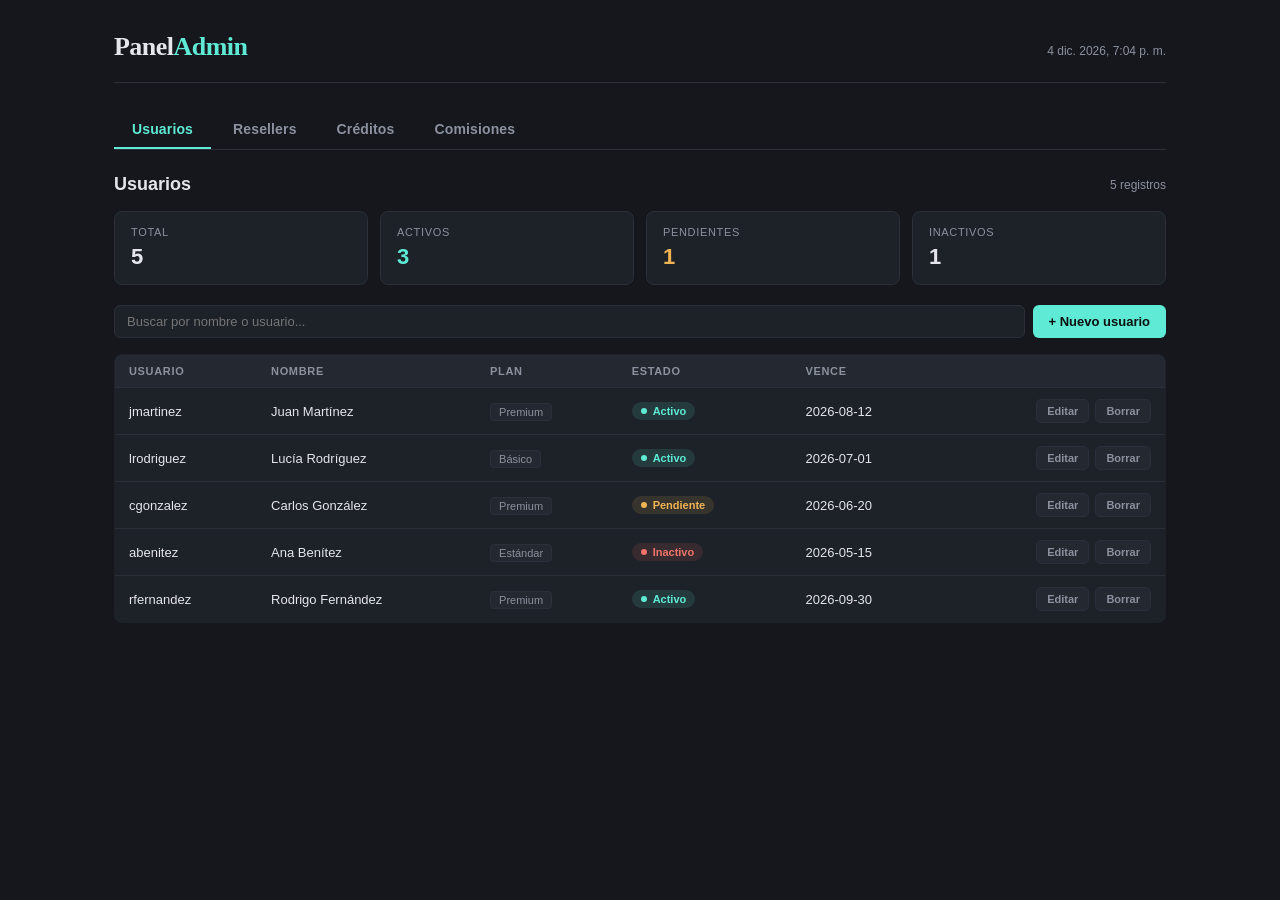
<file: panel one.html>
<!DOCTYPE html>
<html lang="es">
<head>
<meta charset="UTF-8">
<meta name="viewport" content="width=device-width, initial-scale=1.0">
<title>Panel Admin</title>
<style>
  :root {
    --bg: #15171c;
    --surface: #1d2128;
    --surface-2: #242830;
    --border: #2a2f3a;
    --text: #e4e6eb;
    --muted: #8b919e;
    --accent: #5eead4;
    --accent-dim: #2dd4bf;
    --warning: #f0b454;
    --danger: #f0746a;
  }

  * { box-sizing: border-box; margin: 0; padding: 0; }

  body {
    background: var(--bg);
    color: var(--text);
    font-family: -apple-system, BlinkMacSystemFont, "Segoe UI", Roboto, sans-serif;
    min-height: 100vh;
  }

  .app { max-width: 1100px; margin: 0 auto; padding: 32px 24px 80px; }

  header.top {
    display: flex;
    align-items: baseline;
    justify-content: space-between;
    margin-bottom: 28px;
    padding-bottom: 20px;
    border-bottom: 1px solid var(--border);
  }

  .brand {
    font-family: Georgia, "Times New Roman", serif;
    font-size: 26px;
    font-weight: 700;
    letter-spacing: -0.02em;
  }

  .brand span { color: var(--accent); }

  .timestamp {
    font-size: 12px;
    color: var(--muted);
    font-variant-numeric: tabular-nums;
  }

  nav.tabs {
    display: flex;
    gap: 4px;
    margin-bottom: 24px;
    border-bottom: 1px solid var(--border);
  }

  nav.tabs button {
    background: none;
    border: none;
    color: var(--muted);
    font-size: 14px;
    font-weight: 600;
    padding: 10px 18px;
    cursor: pointer;
    border-bottom: 2px solid transparent;
    transition: color 0.15s, border-color 0.15s;
    letter-spacing: 0.01em;
  }

  nav.tabs button:hover { color: var(--text); }

  nav.tabs button.active {
    color: var(--accent);
    border-bottom-color: var(--accent);
  }

  .panel { display: none; }
  .panel.active { display: block; animation: fadeIn 0.2s ease; }

  @keyframes fadeIn {
    from { opacity: 0; transform: translateY(4px); }
    to { opacity: 1; transform: translateY(0); }
  }

  .panel-header {
    display: flex;
    align-items: center;
    justify-content: space-between;
    margin-bottom: 16px;
  }

  .panel-header h2 {
    font-size: 18px;
    font-weight: 700;
  }

  .panel-header .meta {
    font-size: 12px;
    color: var(--muted);
    font-variant-numeric: tabular-nums;
  }

  .toolbar {
    display: flex;
    gap: 8px;
    margin-bottom: 16px;
  }

  .toolbar input[type="text"] {
    background: var(--surface);
    border: 1px solid var(--border);
    border-radius: 6px;
    color: var(--text);
    padding: 8px 12px;
    font-size: 13px;
    flex: 1;
    outline: none;
  }

  .toolbar input[type="text"]:focus {
    border-color: var(--accent-dim);
  }

  .toolbar button.add {
    background: var(--accent);
    color: #0b1110;
    border: none;
    border-radius: 6px;
    padding: 8px 16px;
    font-size: 13px;
    font-weight: 700;
    cursor: pointer;
    white-space: nowrap;
  }

  .toolbar button.add:hover { background: var(--accent-dim); }

  table {
    width: 100%;
    border-collapse: collapse;
    background: var(--surface);
    border: 1px solid var(--border);
    border-radius: 8px;
    overflow: hidden;
    font-size: 13px;
  }

  thead th {
    background: var(--surface-2);
    color: var(--muted);
    text-align: left;
    font-weight: 600;
    font-size: 11px;
    text-transform: uppercase;
    letter-spacing: 0.06em;
    padding: 10px 14px;
    border-bottom: 1px solid var(--border);
  }

  thead th.num { text-align: right; }

  tbody td {
    padding: 11px 14px;
    border-bottom: 1px solid var(--border);
    vertical-align: middle;
  }

  tbody tr:last-child td { border-bottom: none; }

  tbody tr:hover { background: rgba(255,255,255,0.02); }

  td.num {
    text-align: right;
    font-variant-numeric: tabular-nums;
    font-weight: 600;
  }

  .status-pill {
    display: inline-flex;
    align-items: center;
    gap: 6px;
    font-size: 11px;
    font-weight: 600;
    padding: 3px 9px;
    border-radius: 999px;
  }

  .status-pill.active { background: rgba(94,234,212,0.12); color: var(--accent); }
  .status-pill.inactive { background: rgba(240,116,106,0.12); color: var(--danger); }
  .status-pill.pending { background: rgba(240,180,84,0.12); color: var(--warning); }

  .status-pill .dot {
    width: 6px; height: 6px; border-radius: 50%;
    background: currentColor;
  }

  .role-tag {
    font-size: 11px;
    color: var(--muted);
    background: var(--surface-2);
    border: 1px solid var(--border);
    padding: 2px 8px;
    border-radius: 4px;
  }

  /* sparkline bar for credits/commissions */
  .bar-wrap {
    display: flex;
    align-items: center;
    gap: 8px;
    justify-content: flex-end;
  }

  .bar-track {
    width: 70px;
    height: 6px;
    background: var(--surface-2);
    border-radius: 3px;
    overflow: hidden;
  }

  .bar-fill {
    height: 100%;
    background: var(--accent);
    border-radius: 3px;
  }

  .bar-fill.warning { background: var(--warning); }
  .bar-fill.danger { background: var(--danger); }

  .actions { display: flex; gap: 6px; justify-content: flex-end; }

  .actions button {
    background: var(--surface-2);
    border: 1px solid var(--border);
    color: var(--muted);
    font-size: 11px;
    font-weight: 600;
    padding: 5px 10px;
    border-radius: 5px;
    cursor: pointer;
    transition: color 0.15s, border-color 0.15s;
  }

  .actions button:hover { color: var(--text); border-color: var(--accent-dim); }
  .actions button.danger:hover { color: var(--danger); border-color: var(--danger); }

  .empty {
    padding: 40px 20px;
    text-align: center;
    color: var(--muted);
    font-size: 13px;
  }

  .stat-row {
    display: grid;
    grid-template-columns: repeat(4, 1fr);
    gap: 12px;
    margin-bottom: 20px;
  }

  .stat-card {
    background: var(--surface);
    border: 1px solid var(--border);
    border-radius: 8px;
    padding: 14px 16px;
  }

  .stat-card .label {
    font-size: 11px;
    color: var(--muted);
    text-transform: uppercase;
    letter-spacing: 0.06em;
    margin-bottom: 6px;
  }

  .stat-card .value {
    font-size: 22px;
    font-weight: 700;
    font-variant-numeric: tabular-nums;
  }

  .stat-card .value.accent { color: var(--accent); }
  .stat-card .value.warning { color: var(--warning); }

  @media (max-width: 720px) {
    .stat-row { grid-template-columns: repeat(2, 1fr); }
    table, thead, tbody, th, td, tr { font-size: 12px; }
    th, td { padding: 8px 8px; }
    .bar-track { width: 40px; }
    nav.tabs { overflow-x: auto; white-space: nowrap; }
  }
</style>
</head>
<body>
<div class="app">

  <header class="top">
    <div class="brand">Panel<span>Admin</span></div>
    <div class="timestamp" id="clock"></div>
  </header>

  <nav class="tabs">
    <button class="tab-btn active" data-tab="users">Usuarios</button>
    <button class="tab-btn" data-tab="resellers">Resellers</button>
    <button class="tab-btn" data-tab="credits">Créditos</button>
    <button class="tab-btn" data-tab="commissions">Comisiones</button>
  </nav>

  <!-- USERS -->
  <section class="panel active" id="panel-users">
    <div class="panel-header">
      <h2>Usuarios</h2>
      <div class="meta" id="users-count"></div>
    </div>
    <div class="stat-row" id="users-stats"></div>
    <div class="toolbar">
      <input type="text" id="users-search" placeholder="Buscar por nombre o usuario...">
      <button class="add" data-target="users">+ Nuevo usuario</button>
    </div>
    <table>
      <thead>
        <tr>
          <th>Usuario</th>
          <th>Nombre</th>
          <th>Plan</th>
          <th>Estado</th>
          <th>Vence</th>
          <th class="num"></th>
        </tr>
      </thead>
      <tbody id="users-body"></tbody>
    </table>
  </section>

  <!-- RESELLERS -->
  <section class="panel" id="panel-resellers">
    <div class="panel-header">
      <h2>Resellers</h2>
      <div class="meta" id="resellers-count"></div>
    </div>
    <div class="toolbar">
      <input type="text" id="resellers-search" placeholder="Buscar reseller...">
      <button class="add" data-target="resellers">+ Nuevo reseller</button>
    </div>
    <table>
      <thead>
        <tr>
          <th>Reseller</th>
          <th>Nivel</th>
          <th class="num">Clientes</th>
          <th class="num">Saldo</th>
          <th>Estado</th>
          <th class="num"></th>
        </tr>
      </thead>
      <tbody id="resellers-body"></tbody>
    </table>
  </section>

  <!-- CREDITS -->
  <section class="panel" id="panel-credits">
    <div class="panel-header">
      <h2>Créditos</h2>
      <div class="meta" id="credits-count"></div>
    </div>
    <div class="stat-row" id="credits-stats"></div>
    <div class="toolbar">
      <input type="text" id="credits-search" placeholder="Buscar por cuenta...">
      <button class="add" data-target="credits">+ Asignar créditos</button>
    </div>
    <table>
      <thead>
        <tr>
          <th>Cuenta</th>
          <th>Tipo</th>
          <th class="num">Saldo</th>
          <th class="num">Uso</th>
          <th class="num"></th>
        </tr>
      </thead>
      <tbody id="credits-body"></tbody>
    </table>
  </section>

  <!-- COMMISSIONS -->
  <section class="panel" id="panel-commissions">
    <div class="panel-header">
      <h2>Comisiones</h2>
      <div class="meta" id="commissions-count"></div>
    </div>
    <div class="toolbar">
      <input type="text" id="commissions-search" placeholder="Buscar por reseller...">
      <button class="add" data-target="commissions">+ Registrar comisión</button>
    </div>
    <table>
      <thead>
        <tr>
          <th>Reseller</th>
          <th>Periodo</th>
          <th class="num">Ventas</th>
          <th class="num">Comisión</th>
          <th>Estado</th>
          <th class="num"></th>
        </tr>
      </thead>
      <tbody id="commissions-body"></tbody>
    </table>
  </section>

</div>

<script>
  // ---- Sample data (replace with API data) ----
  const data = {
    users: [
      { user: "jmartinez", name: "Juan Martínez", plan: "Premium", status: "active", expires: "2026-08-12" },
      { user: "lrodriguez", name: "Lucía Rodríguez", plan: "Básico", status: "active", expires: "2026-07-01" },
      { user: "cgonzalez", name: "Carlos González", plan: "Premium", status: "pending", expires: "2026-06-20" },
      { user: "abenitez", name: "Ana Benítez", plan: "Estándar", status: "inactive", expires: "2026-05-15" },
      { user: "rfernandez", name: "Rodrigo Fernández", plan: "Premium", status: "active", expires: "2026-09-30" },
    ],
    resellers: [
      { name: "Norte Streaming", level: "Gold", clients: 142, balance: 4820, status: "active" },
      { name: "Sur Digital", level: "Silver", clients: 67, balance: 1120, status: "active" },
      { name: "Este Media", level: "Bronze", clients: 18, balance: 95, status: "pending" },
      { name: "Oeste TV", level: "Gold", clients: 203, balance: 7640, status: "active" },
    ],
    credits: [
      { account: "Norte Streaming", type: "Reseller", balance: 4820, max: 10000 },
      { account: "Sur Digital", type: "Reseller", balance: 1120, max: 5000 },
      { account: "jmartinez", type: "Usuario", balance: 30, max: 100 },
      { account: "Este Media", type: "Reseller", balance: 95, max: 2000 },
    ],
    commissions: [
      { reseller: "Norte Streaming", period: "Mayo 2026", sales: 8400, commission: 840, status: "pagado" },
      { reseller: "Oeste TV", period: "Mayo 2026", sales: 12300, commission: 1230, status: "pendiente" },
      { reseller: "Sur Digital", period: "Mayo 2026", sales: 2100, commission: 210, status: "pagado" },
    ]
  };

  // ---- Helpers ----
  function statusPill(status) {
    const labels = { active: "Activo", inactive: "Inactivo", pending: "Pendiente", pagado: "Pagado", pendiente: "Pendiente" };
    const cls = status === "active" || status === "pagado" ? "active"
              : status === "pending" || status === "pendiente" ? "pending"
              : "inactive";
    return `<span class="status-pill ${cls}"><span class="dot"></span>${labels[status] || status}</span>`;
  }

  function barFill(pct) {
    const cls = pct > 70 ? "" : pct > 30 ? "warning" : "danger";
    return `<div class="bar-track"><div class="bar-fill ${cls}" style="width:${pct}%"></div></div>`;
  }

  function fmtMoney(n) {
    return "$" + n.toLocaleString("es-UY");
  }

  function rowActions(extra = "") {
    return `<div class="actions"><button>Editar</button><button class="danger">Borrar</button>${extra}</div>`;
  }

  // ---- Renderers ----
  function renderUsers() {
    const body = document.getElementById("users-body");
    const list = data.users;
    document.getElementById("users-count").textContent = `${list.length} registros`;

    const active = list.filter(u => u.status === "active").length;
    const pending = list.filter(u => u.status === "pending").length;
    const inactive = list.filter(u => u.status === "inactive").length;
    document.getElementById("users-stats").innerHTML = `
      <div class="stat-card"><div class="label">Total</div><div class="value">${list.length}</div></div>
      <div class="stat-card"><div class="label">Activos</div><div class="value accent">${active}</div></div>
      <div class="stat-card"><div class="label">Pendientes</div><div class="value warning">${pending}</div></div>
      <div class="stat-card"><div class="label">Inactivos</div><div class="value">${inactive}</div></div>
    `;

    if (!list.length) {
      body.innerHTML = `<tr><td colspan="6" class="empty">No hay usuarios registrados todavía.</td></tr>`;
      return;
    }

    body.innerHTML = list.map(u => `
      <tr>
        <td>${u.user}</td>
        <td>${u.name}</td>
        <td><span class="role-tag">${u.plan}</span></td>
        <td>${statusPill(u.status)}</td>
        <td>${u.expires}</td>
        <td class="num">${rowActions()}</td>
      </tr>
    `).join("");
  }

  function renderResellers() {
    const body = document.getElementById("resellers-body");
    const list = data.resellers;
    document.getElementById("resellers-count").textContent = `${list.length} registros`;

    if (!list.length) {
      body.innerHTML = `<tr><td colspan="6" class="empty">No hay resellers registrados todavía.</td></tr>`;
      return;
    }

    body.innerHTML = list.map(r => `
      <tr>
        <td>${r.name}</td>
        <td><span class="role-tag">${r.level}</span></td>
        <td class="num">${r.clients}</td>
        <td class="num">${fmtMoney(r.balance)}</td>
        <td>${statusPill(r.status)}</td>
        <td class="num">${rowActions()}</td>
      </tr>
    `).join("");
  }

  function renderCredits() {
    const body = document.getElementById("credits-body");
    const list = data.credits;
    document.getElementById("credits-count").textContent = `${list.length} cuentas`;

    const total = list.reduce((s, c) => s + c.balance, 0);
    const totalMax = list.reduce((s, c) => s + c.max, 0);
    const low = list.filter(c => (c.balance / c.max) * 100 <= 30).length;
    document.getElementById("credits-stats").innerHTML = `
      <div class="stat-card"><div class="label">Cuentas</div><div class="value">${list.length}</div></div>
      <div class="stat-card"><div class="label">Saldo total</div><div class="value accent">${fmtMoney(total)}</div></div>
      <div class="stat-card"><div class="label">Capacidad total</div><div class="value">${fmtMoney(totalMax)}</div></div>
      <div class="stat-card"><div class="label">Saldo bajo</div><div class="value warning">${low}</div></div>
    `;

    if (!list.length) {
      body.innerHTML = `<tr><td colspan="5" class="empty">No hay cuentas con créditos asignados todavía.</td></tr>`;
      return;
    }

    body.innerHTML = list.map(c => {
      const pct = Math.round((c.balance / c.max) * 100);
      return `
      <tr>
        <td>${c.account}</td>
        <td><span class="role-tag">${c.type}</span></td>
        <td class="num">${fmtMoney(c.balance)}</td>
        <td class="num"><div class="bar-wrap">${pct}%${barFill(pct)}</div></td>
        <td class="num">${rowActions()}</td>
      </tr>
    `;
    }).join("");
  }

  function renderCommissions() {
    const body = document.getElementById("commissions-body");
    const list = data.commissions;
    document.getElementById("commissions-count").textContent = `${list.length} registros`;

    if (!list.length) {
      body.innerHTML = `<tr><td colspan="6" class="empty">No hay comisiones registradas todavía.</td></tr>`;
      return;
    }

    body.innerHTML = list.map(c => `
      <tr>
        <td>${c.reseller}</td>
        <td>${c.period}</td>
        <td class="num">${fmtMoney(c.sales)}</td>
        <td class="num">${fmtMoney(c.commission)}</td>
        <td>${statusPill(c.status)}</td>
        <td class="num">${rowActions()}</td>
      </tr>
    `).join("");
  }

  // ---- Tabs ----
  document.querySelectorAll(".tab-btn").forEach(btn => {
    btn.addEventListener("click", () => {
      document.querySelectorAll(".tab-btn").forEach(b => b.classList.remove("active"));
      document.querySelectorAll(".panel").forEach(p => p.classList.remove("active"));
      btn.classList.add("active");
      document.getElementById(`panel-${btn.dataset.tab}`).classList.add("active");
    });
  });

  // ---- Search filters (simple client-side) ----
  function setupSearch(inputId, list, renderFn, keys) {
    const input = document.getElementById(inputId);
    if (!input) return;
    input.addEventListener("input", () => {
      const q = input.value.toLowerCase();
      const filtered = list.filter(item =>
        keys.some(k => String(item[k]).toLowerCase().includes(q))
      );
      renderFn(filtered);
    });
  }

  // ---- Clock ----
  function updateClock() {
    const now = new Date();
    document.getElementById("clock").textContent = now.toLocaleString("es-UY", {
      dateStyle: "medium", timeStyle: "short"
    });
  }
  updateClock();
  setInterval(updateClock, 60000);

  // ---- Init ----
  renderUsers();
  renderResellers();
  renderCredits();
  renderCommissions();
</script>
</body>
</html>
</file>
